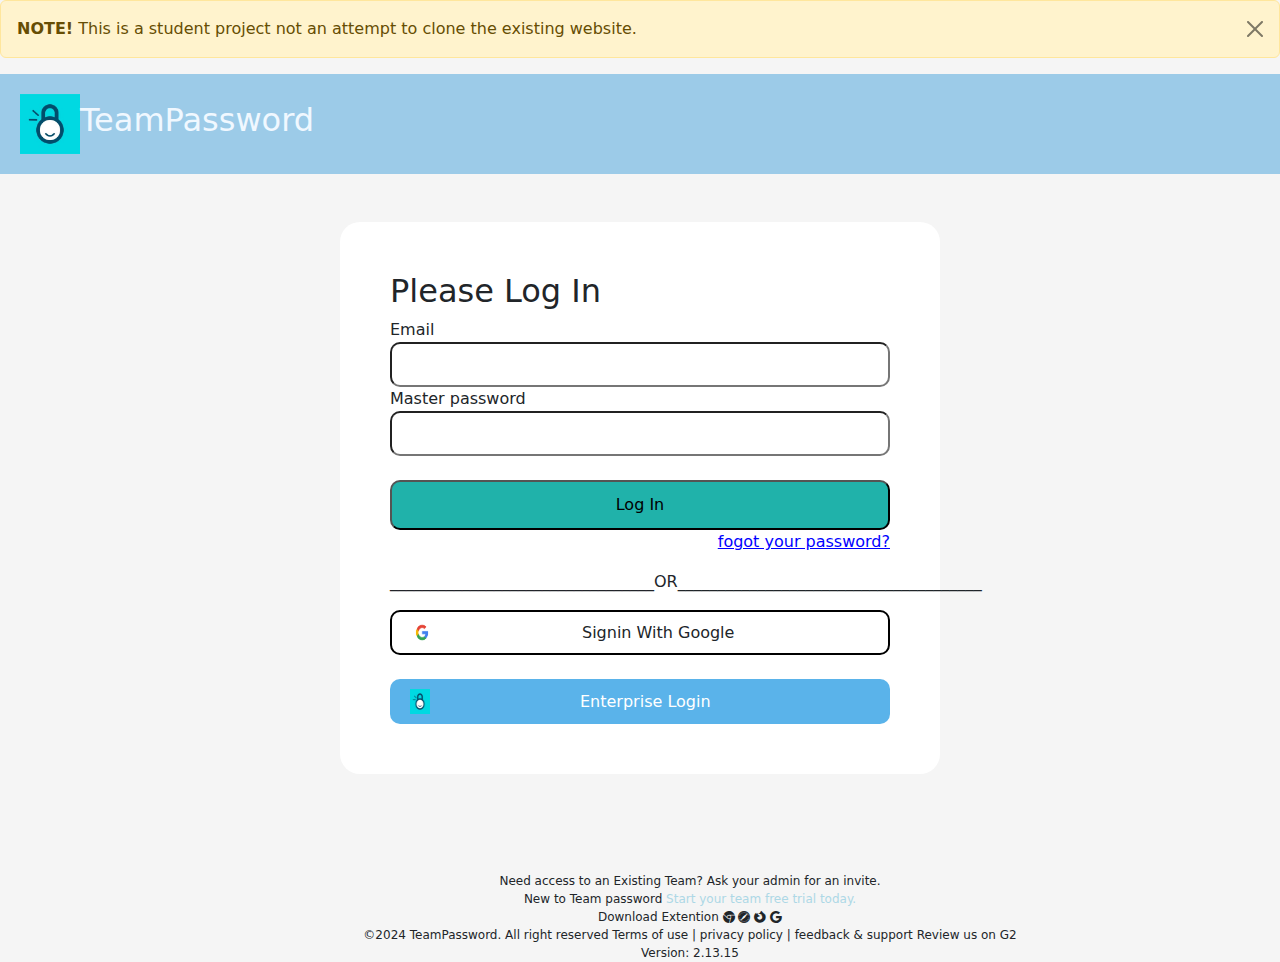
<file: index.html>
<!DOCTYPE html>
<html lang="en">

<head>
    <meta charset="UTF-8">
    <meta name="viewport" content="width=device-width, initial-scale=1.0">
    <title>project1</title>
    <link rel="stylesheet" href="https://cdnjs.cloudflare.com/ajax/libs/font-awesome/6.6.0/css/all.min.css"
        integrity="sha512-Kc323vGBEqzTmouAECnVceyQqyqdsSiqLQISBL29aUW4U/M7pSPA/gEUZQqv1cwx4OnYxTxve5UMg5GT6L4JJg=="
        crossorigin="anonymous" referrerpolicy="no-referrer" />
    <link rel="stylesheet" href="project1.css">
    <link rel="stylesheet" href="https://cdn.jsdelivr.net/npm/bootstrap-icons@1.11.3/font/bootstrap-icons.min.css">
    <!-- Bootstrap CSS -->
    <link href="https://cdn.jsdelivr.net/npm/bootstrap@5.3.0-alpha3/dist/css/bootstrap.min.css" rel="stylesheet">

    <!-- Bootstrap JavaScript -->
    <script src="https://cdn.jsdelivr.net/npm/bootstrap@5.3.0-alpha3/dist/js/bootstrap.bundle.min.js"></script>
</head>

<body class="body">
    <div class="alert alert-warning alert-dismissible fade show" role="alert">
        <strong>NOTE!</strong> This is a student project not an attempt to clone the existing website.
        <button type="button" class="btn-close" data-bs-dismiss="alert" aria-label="Close"></button>
    </div>

    <div class="maindiv">

        <img class="img1" src="teampassword_logo.jpg" alt="">
        <h2>TeamPassword</h2>
    </div> <br> <br>
    <div>

        <div class="bodycont">
            <h2>Please Log In</h2>
            <label for="email">Email</label><br>
            <input class="maindiv2" type="email" id="email" name="email"><br>
            <label for="password">Master password</label><br>
            <input class="maindiv2" type="password" name="password" id="password"><br><br>
            <button class="submit" type="submit">
                Log In

            </button>

            <p class="forgotp"><u>fogot your password?</u></p>





            <p>_________________________________OR______________________________________</p>
            <div class="signin">
                <!-- <i class="bi bi-google"></i> -->

                <img class="img" src="images.png" alt="">
                <span> Signin With Google</span>

            </div><br>
            <div class="Enterprise ">
                <img class="img2" src="teampassword_logo.jpg" alt="">
                <SPan>Enterprise Login</SPan>
                </form>
            </div>



        </div><br> <br>
        <div class="btn2">
            Need access to an Existing Team? Ask your admin for an invite.<br>
            New to Team password <SPan class="highlight"> Start your team free trial today.</SPan> <br> 

            Download Extention
            <i class="bi bi-browser-chrome"></i>
            <i class="bi bi-browser-safari"></i>
            <i class="bi bi-browser-firefox"></i>
            <i class="bi bi-google"></i> <br>



            &#169;2024 TeamPassword. All right reserved
            Terms of use | privacy policy | feedback & support
            Review us on G2 <br> Version: 2.13.15


        </div>

</body>

</html>
</file>
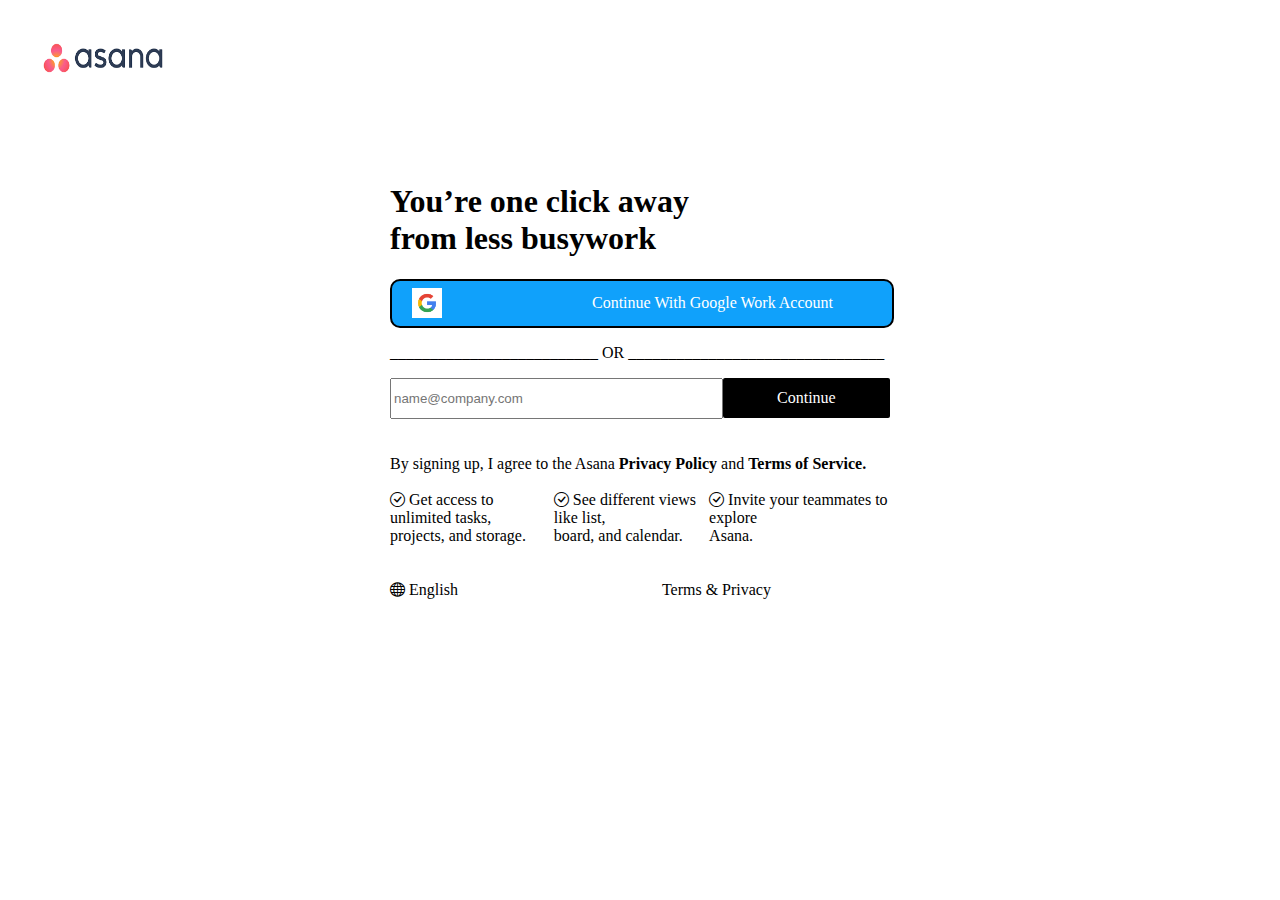
<file: asana.html>
<!DOCTYPE html>
<html lang="en">

<head>
    <meta charset="UTF-8">
    <meta name="viewport" content="width=device-width, initial-scale=1.0">
    <title>asana</title>
    <link rel="stylesheet" href="asana.css">
    <link href="https://cdn.jsdelivr.net/npm/bootstrap-icons/font/bootstrap-icons.css" rel="stylesheet">
</head>

<body>

    <img class="img1" src="download asana.png" alt="">
    <div class="maindiv">
        <h1>You’re one click away <br>
            from less busywork</h1>

        <div class="div2">
            <img class="img2" src="images.png" alt="">
            <span>Continue With Google Work Account</span>
        </div>
        <p>__________________________ OR ________________________________</p>
        <div class="div3">

            <label for="email"></label>
            <input class="email" type="email" placeholder="name@company.com">
            <div class="Continue">
                Continue

            </div>



        </div>
        <div> <br> <br> 
            <span>By signing up, I agree to the Asana <b>Privacy Policy</b> and <b>Terms of Service.</b></span>
        </div>
            <div class="btndiv">
            <div><br>
                <i class="bi bi-check-circle"></i>
                Get access to unlimited tasks, <br>projects, and storage.
            </div>
            <div><br> 
                <i class="bi bi-check-circle"></i> 
                See different views like list,<br> board, and calendar.
            </div>
            <div> <br>
                <i class="bi bi-check-circle"></i>
                Invite your teammates to explore <br> Asana.
            </div>
            </div>
            <div btndiv2><br> <br>
                <i class="bi bi-globe"></i>
                <span>English</span>
                
                    <span class="extra">Terms
                        &
                        Privacy</span>
                
            </div>

        </div>





    </div>

</body>

</html>
</file>
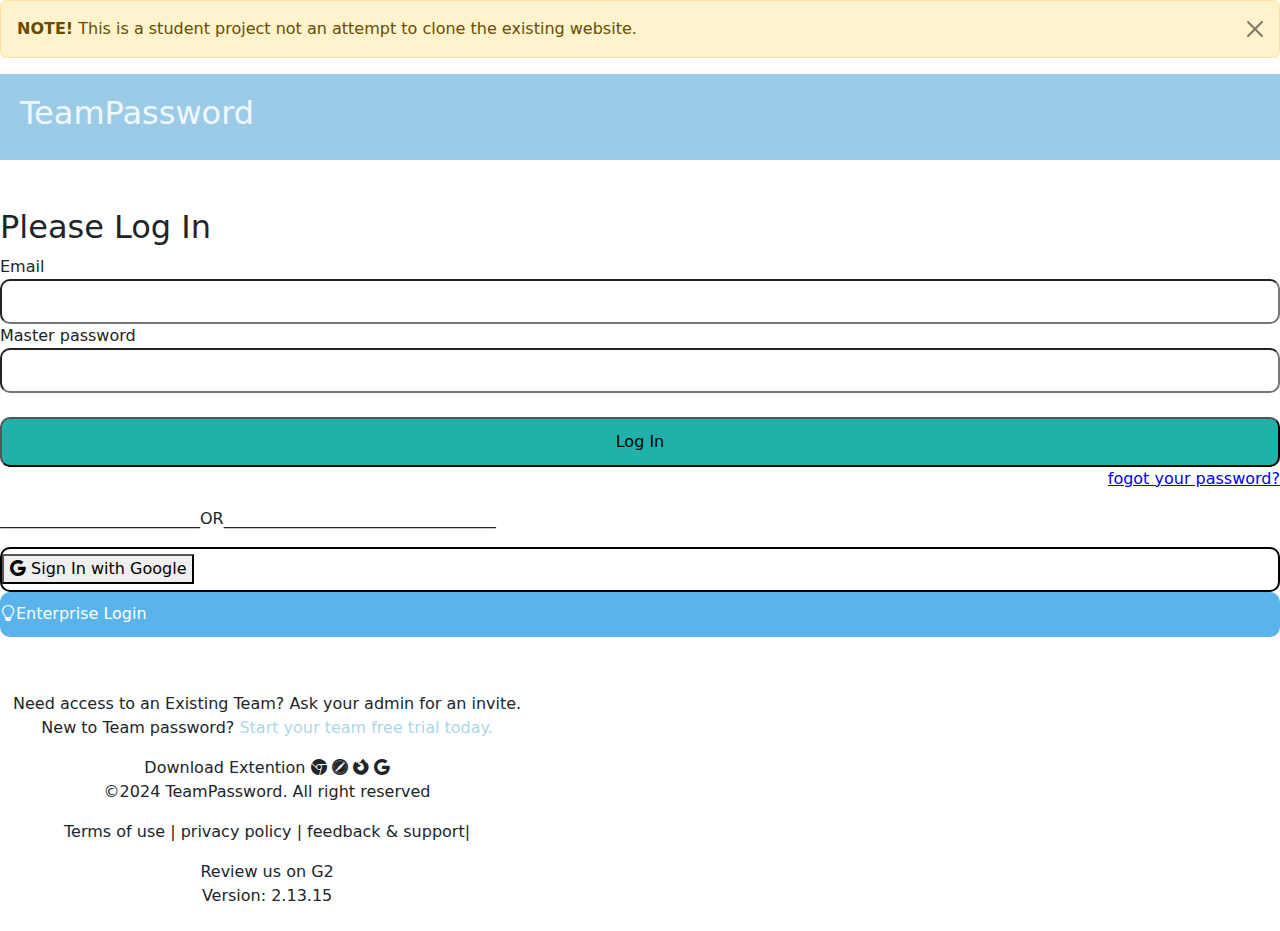
<file: project1.html>
<!DOCTYPE html>
<html lang="en">

<head>
    <meta charset="UTF-8">
    <meta name="viewport" content="width=device-width, initial-scale=1.0">
    <title>project1</title>
    <link rel="stylesheet" href="https://cdnjs.cloudflare.com/ajax/libs/font-awesome/6.6.0/css/all.min.css"
        integrity="sha512-Kc323vGBEqzTmouAECnVceyQqyqdsSiqLQISBL29aUW4U/M7pSPA/gEUZQqv1cwx4OnYxTxve5UMg5GT6L4JJg=="
        crossorigin="anonymous" referrerpolicy="no-referrer" />
    <link rel="stylesheet" href="project1.css">
    <link rel="stylesheet" href="https://cdn.jsdelivr.net/npm/bootstrap-icons@1.11.3/font/bootstrap-icons.min.css">
    <!-- Bootstrap CSS -->
    <link href="https://cdn.jsdelivr.net/npm/bootstrap@5.3.0-alpha3/dist/css/bootstrap.min.css" rel="stylesheet">

    <!-- Bootstrap JavaScript -->
    <script src="https://cdn.jsdelivr.net/npm/bootstrap@5.3.0-alpha3/dist/js/bootstrap.bundle.min.js"></script>
</head>

<body>
    <div class="alert alert-warning alert-dismissible fade show" role="alert">
        <strong>NOTE!</strong> This is a student project not an attempt to clone the existing website.
        <button type="button" class="btn-close" data-bs-dismiss="alert" aria-label="Close"></button>
    </div>

    <div class="maindiv">

        <i class="fa fa-lightbulb"></i>
        <h2>TeamPassword</h2>
    </div> <br> <br>
    <div>
        <div>
            <h2>Please Log In</h2>
            <label for="email">Email</label><br>
            <input class="maindiv2" type="email" id="email" name="email"><br>
            <label for="password">Master password</label><br>
            <input class="maindiv2" type="password" name="password" id="password"><br><br>
            <button class="submit" type="submit">
                Log In

            </button>

            <p class="forgotp"><u>fogot your password?</u></p>
        </div>

        <div>


            <p>_________________________OR__________________________________</p>
            <div class="signin">
                <!-- <i class="bi bi-google"></i> -->
                <button> <i class="bi bi-google"></i> Sign In with Google</button>
            </div>
            <div class="Enterprise ">
                <i class="bi bi-lightbulb"></i>
                <SPan>Enterprise Login</SPan>
            </div>


        </div><br> <br>
        <div class="btn">
            <span>Need access to an Existing Team? Ask your admin for an invite.</span><br>
            <p>New to Team password? <span class="highlight"> Start your team free trial today.</span></p>
            <div>
                <span>Download Extention</span>
                <i class="bi bi-browser-chrome"></i>
                <i class="bi bi-browser-safari"></i>
                <i class="bi bi-browser-firefox"></i>
                <i class="bi bi-google"></i>

            </div>
            <div>
                <p>&#169;2024 TeamPassword. All right reserved </p>
                <p>Terms of use | privacy policy | feedback & support|</p>
                <p>Review us on G2 <br> Version: 2.13.15</p>

            </div>
        </div>

</body>

</html>
</file>
<file: project1.css>
.maindiv {
    background-color:rgb(156, 203, 232);
    display: flex;
    /* justify-content: space-between; */
    align-items: center;
    color: aliceblue;
    padding:20px ;

    
}
.img1{
    height: 60px;
    width: 60px;
    background-color:rgb(6, 6, 91);
    
    
    
}
.maindiv2 {
    width: 100%;
    height:45px ;
    border-radius: 10px;
    margin: 0;
    align-items: center;


    
}
.submit {
    width:100% ;
    height: 50px;
    background-color:lightseagreen;
    border-radius: 10px;
}
.forgotp {
    color: blue;
    text-align: right;
    
}
.signin {
    width: 100%;
    height: 45px;
    background-color: white;
    display:flex;
    border-radius: 10px;
    align-items: center;
    /* box-shadow: 0 4px 8px rgba(0, 0, 0, 0.1); */
    border: 2px solid black;

}
.Enterprise {
    width: 100%;
    height: 45px;
    background-color: rgb(90, 179, 234);
    display:flex;
    border-radius: 10px;
    align-items: center;
    /* box-shadow: 0 4px 8px rgba(0, 0, 0, 0.1); */
    /* border: 2px solid black; */
    color: white;

    
    

    
}
.img2{
    width: 40px;
    height: 25px;
    margin-right: 150px;
    padding-left: 20px;
    


}
.highlight {
    color:lightblue;
}
.btn2 {
    position:relative;
    top: 50px;
    left: 50px;
    text-align: center;
    width: 100%;
    text-align: center;
    font-size: 12px;
}

.body {
    background-color: beige;
}
.bodycont {
    background-color: white;
    border-radius: 20px;
    margin: 50px;
    padding: 50px;
    width: 600px;px;
    justify-content: center;
    align-items: center;
    margin: auto;

    
    
}
.img {
    width: 40px;
    height: 25px;
    margin-right: 150px;
    padding-left: 20px;
    

}
.body {
    background-color: whitesmoke;
}
</file>
<file: asana.css>
.img1 {
    width: 150px;
    height: 100px;
    margin-left: 20px;
}
.img2 {
    width: 30px;
    height: 30px;
    margin-right: 150px;
    padding-left: 20px;

}
.div2 {
    width: 100%;
    height: 45px;
    background-color:rgb(16, 161, 251);
    display:flex;
    border-radius: 10px;
    align-items: center;
    /* box-shadow: 0 4px 8px rgba(0, 0, 0, 0.1); */
    border: 2px solid black;
    color: white;

}
.maindiv {
    background-color: white;
    border-radius: 20px;
    margin: 50px;
    padding: 50px;
    width: 500px;
    justify-content: center;
    align-items: center;
    margin: auto;

}
.email {
    width: 330px;
    height: 35px;
    border-radius: px;

}
.Continue {
 background-color: black;
 color: white;
 width: 170px;px;
 height:40px ;
 border-radius: 2px;
 align-items: center;
 justify-content:center ;
 justify-items: center;
 display: flex;
}
.div3 {
    display: flex;
    justify-content:center;
    
    


}
.Continue:hover {
    background-color: rgb(238, 164, 138);

}
.bi {
    font-size: 15px;
}
.btndiv {
    display: flex;
    justify-content:center;
    align-items: center;


}
.btndiv2 {
    display: flex;
    /* justify-content: center; */
    align-items:center ;
    justify-content:space-between ;
    padding-left: 200px;
    margin-left: 100px;
}
.extra {
    margin-left: 200px;

}
</file>
